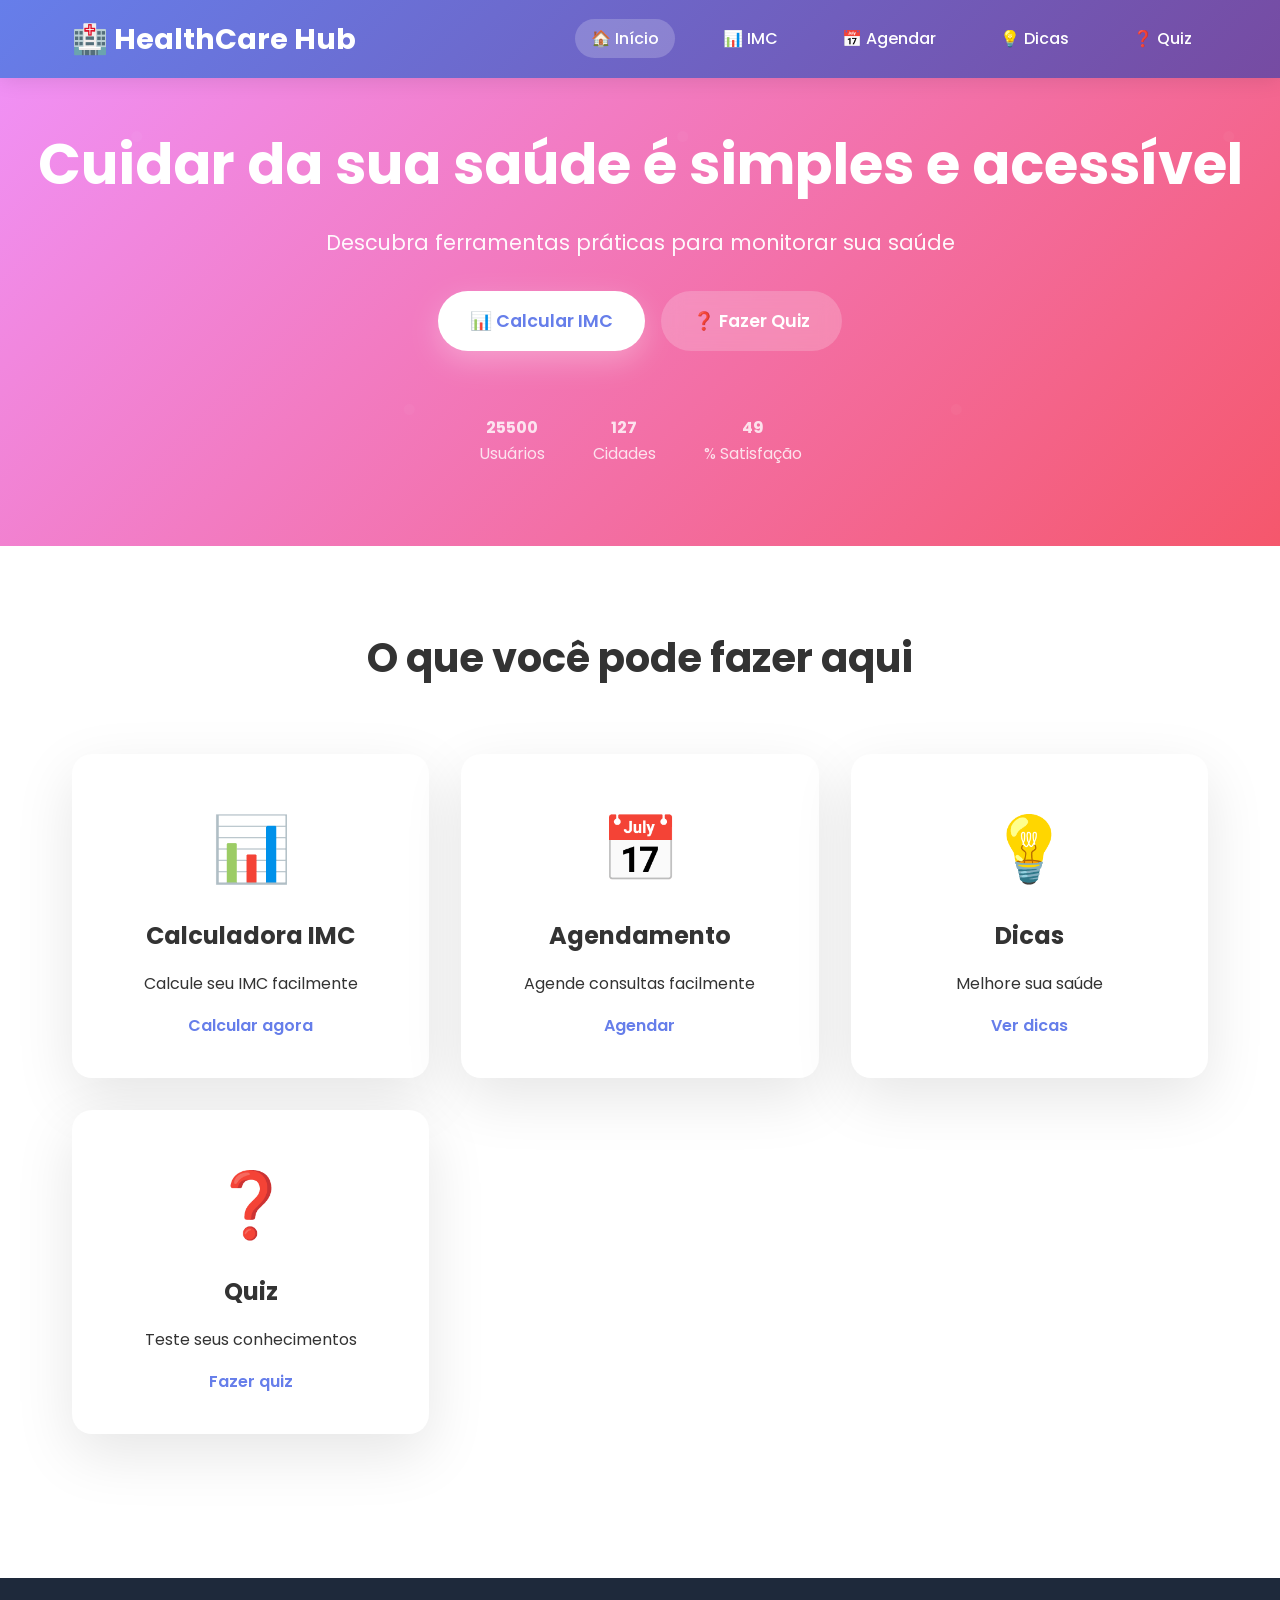
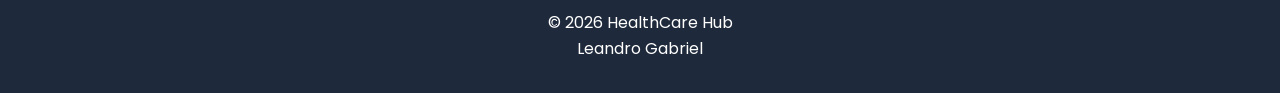
<file: index.html>
<!DOCTYPE html>
<html lang="pt-BR">
<head>
    <meta charset="UTF-8">
    <meta name="viewport" content="width=device-width, initial-scale=1.0">
    <title>HealthCare Hub - Cuidado em Saúde</title>

    <link rel="stylesheet" href="style.css">

    <link href="https://fonts.googleapis.com/css2?family=Poppins:wght@300;400;600;700&display=swap" rel="stylesheet">
</head>
<body>

<header>
    <nav class="navbar">
        <div class="nav-container">

            
            <a href="index.html" class="logo">🏥 HealthCare Hub</a>

            <ul class="nav-menu">
                <li><a href="index.html" class="nav-link active">🏠 Início</a></li>
                <li><a href="calculadora-imc.html" class="nav-link">📊 IMC</a></li>
                <li><a href="agendamento.html" class="nav-link">📅 Agendar</a></li>
                <li><a href="dicas-saude.html" class="nav-link">💡 Dicas</a></li>
                <li><a href="quiz-saude.html" class="nav-link">❓ Quiz</a></li>
            </ul>

            <div class="hamburger">
                <span></span>
                <span></span>
                <span></span>
            </div>

        </div>
    </nav>
</header>

<main>

    <section class="hero">
        <div class="hero-content">
            <h1>Cuidar da sua saúde é simples e acessível</h1>
            <p>Descubra ferramentas práticas para monitorar sua saúde</p>

            <div class="hero-buttons">

                
                <a href="./calculadora-imc.html" class="btn btn-primary">
        📊 Calcular IMC
    </a>

                <a href="./quiz-saude.html" class="btn btn-secondary">
                    ❓ Fazer Quiz
                </a>

            </div>
        </div>

        <div class="hero-stats">
            <div class="stat">
                <span class="stat-number" data-target="50000">0</span>
                <span>Usuários</span>
            </div>

            <div class="stat">
                <span class="stat-number" data-target="250">0</span>
                <span>Cidades</span>
            </div>

            <div class="stat">
                <span class="stat-number" data-target="98">0</span>
                <span>% Satisfação</span>
            </div>
        </div>
    </section>

    <section class="features">
        <h2>O que você pode fazer aqui</h2>

        <div class="features-grid">

            <div class="feature-card">
                <div class="feature-icon">📊</div>
                <h3>Calculadora IMC</h3>
                <p>Calcule seu IMC facilmente</p>
                <a href="./calculadora-imc.html" class="feature-link">Calcular agora</a>
            </div>

            <div class="feature-card">
                <div class="feature-icon">📅</div>
                <h3>Agendamento</h3>
                <p>Agende consultas facilmente</p>
                <a href="./agendamento.html" class="feature-link">Agendar</a>
            </div>

            <div class="feature-card">
                <div class="feature-icon">💡</div>
                <h3>Dicas</h3>
                <p>Melhore sua saúde</p>
                <a href="./dicas-saude.html" class="feature-link">Ver dicas</a>
            </div>

            <div class="feature-card">
                <div class="feature-icon">❓</div>
                <h3>Quiz</h3>
                <p>Teste seus conhecimentos</p>
                <a href="./quiz-saude.html" class="feature-link">Fazer quiz</a>
            </div>

        </div>
    </section>

</main>

<footer>
    <div class="footer-content">
        <p>&copy; 2026 HealthCare Hub</p>
        <p>Leandro Gabriel</p>
    </div>
</footer>

<script src="script.js"></script>

</body>
</html>
</file>
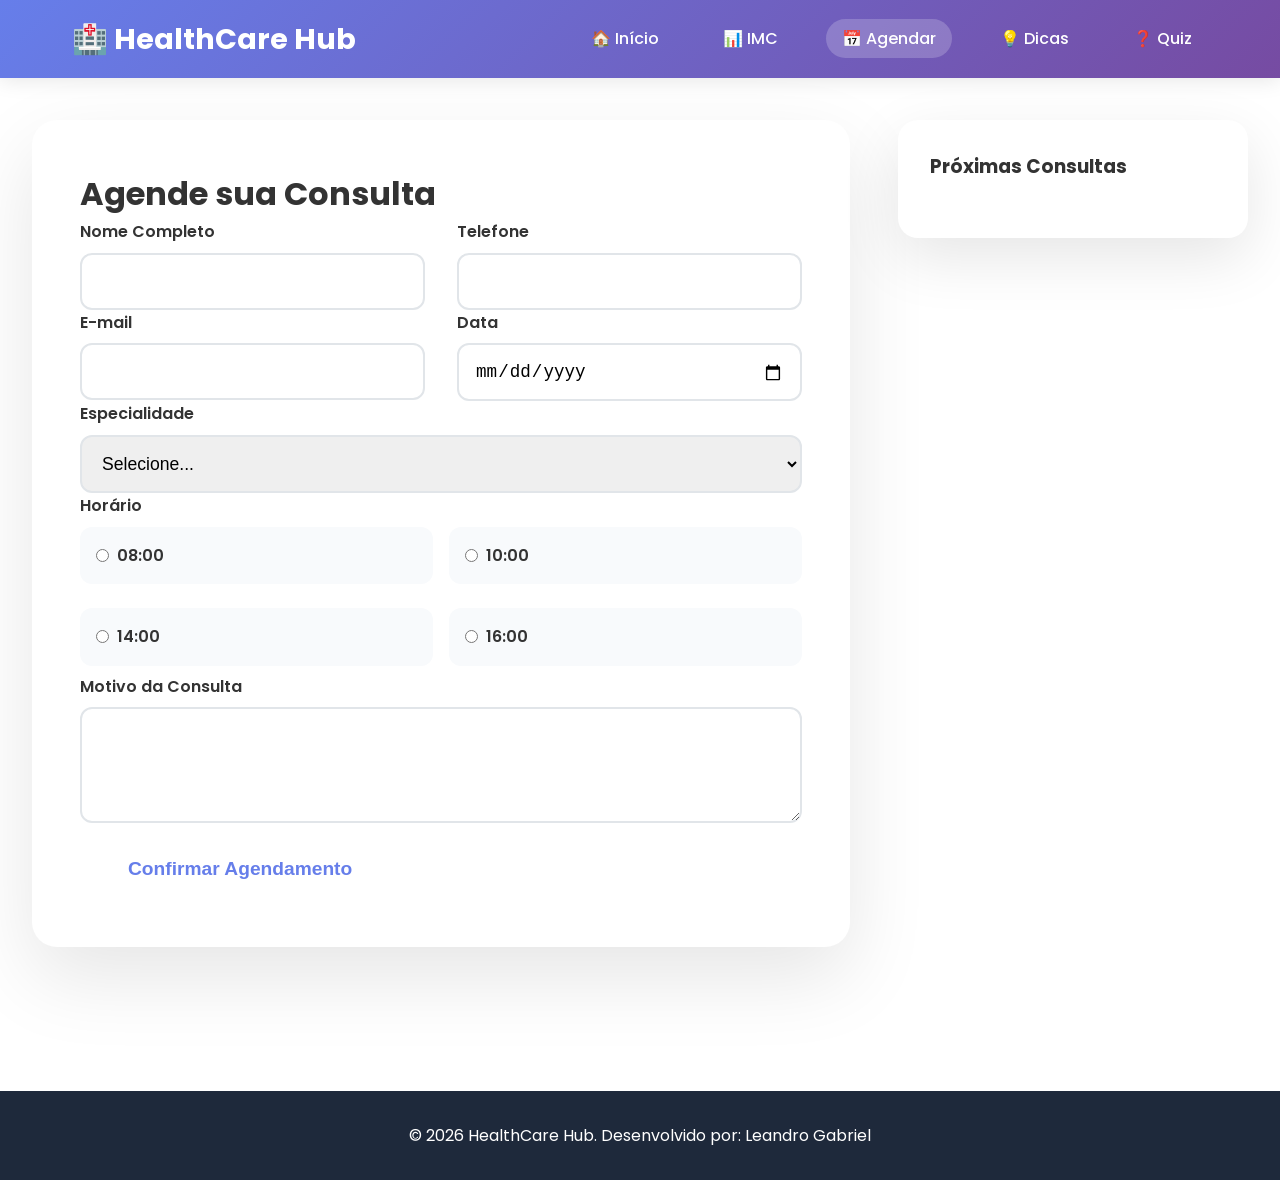
<file: agendamento.html>
<!DOCTYPE html>
<html lang="pt-BR">
<head>
    <meta charset="UTF-8">
    <meta name="viewport" content="width=device-width, initial-scale=1.0">
    <title>Agendamento - HealthCare Hub</title>
    <link rel="stylesheet" href="style.css">
    <link href="https://fonts.googleapis.com/css2?family=Poppins:wght@300;400;600;700&display=swap" rel="stylesheet">
</head>
<body>
    <header>
        <nav class="navbar">
            <div class="nav-container">
                <a href="index.html" class="logo">🏥 HealthCare Hub</a>
                <ul class="nav-menu">
                    <li><a href="index.html" class="nav-link">🏠 Início</a></li>
                    <li><a href="calculadora-imc.html" class="nav-link">📊 IMC</a></li>
                    <li><a href="agendamento.html" class="nav-link active">📅 Agendar</a></li>
                    <li><a href="dicas-saude.html" class="nav-link">💡 Dicas</a></li>
                    <li><a href="quiz-saude.html" class="nav-link">❓ Quiz</a></li>
                </ul>
            </div>
        </nav>
    </header>

    <main class="agendamento-container">
        <div class="agendamento-form">
            <h1>Agende sua Consulta</h1>
            
            <form id="agendamentoForm">
                <div class="form-row">
                    <div class="input-group">
                        <label>Nome Completo</label>
                        <input type="text" id="nome" required>
                    </div>
                    <div class="input-group">
                        <label>Telefone</label>
                        <input type="tel" id="telefone" required>
                    </div>
                </div>
                
                <div class="form-row">
                    <div class="input-group">
                        <label>E-mail</label>
                        <input type="email" id="email" required>
                    </div>
                    <div class="input-group">
                        <label>Data</label>
                        <input type="date" id="data" required>
                    </div>
                </div>

                <div class="input-group">
                    <label>Especialidade</label>
                    <select id="especialidade" required>
                        <option value="">Selecione...</option>
                        <option value="cardiologia">❤️ Cardiologia</option>
                        <option value="dermatologia">✨ Dermatologia</option>
                        <option value="ortopedia">🦴 Ortopedia</option>
                        <option value="pediatria">👶 Pediatria</option>
                        <option value="nutricao">🥗 Nutrição</option>
                    </select>
                </div>

                <div class="input-group">
                    <label>Horário</label>
                    <div class="horarios-grid" id="horarios">
                        <label><input type="radio" name="horario" value="08:00"> 08:00</label>
                        <label><input type="radio" name="horario" value="10:00"> 10:00</label>
                        <label><input type="radio" name="horario" value="14:00"> 14:00</label>
                        <label><input type="radio" name="horario" value="16:00"> 16:00</label>
                    </div>
                </div>

                <div class="input-group">
                    <label>Motivo da Consulta</label>
                    <textarea id="motivo" rows="4" required></textarea>
                </div>

                <button type="submit" class="btn btn-primary btn-large">Confirmar Agendamento</button>
            </form>

            <div id="confirmacao" class="confirmacao hidden">
                <div class="check-icon">✅</div>
                <h2>Agendamento Confirmado!</h2>
                <div id="detalhesAgendamento"></div>
                <button onclick="window.location.href='index.html'" class="btn btn-secondary">Voltar ao Início</button>
            </div>
        </div>

        <div class="proximas-consultas">
            <h3>Próximas Consultas</h3>
            <div id="listaConsultas" class="consultas-lista"></div>
        </div>
    </main>

    <footer>
        <div class="footer-content">
            <p>&copy; 2026 HealthCare Hub. Desenvolvido por: Leandro Gabriel</p>
        </div>
    </footer>

    <script src="script.js"></script>
</body>
</html>
</file>
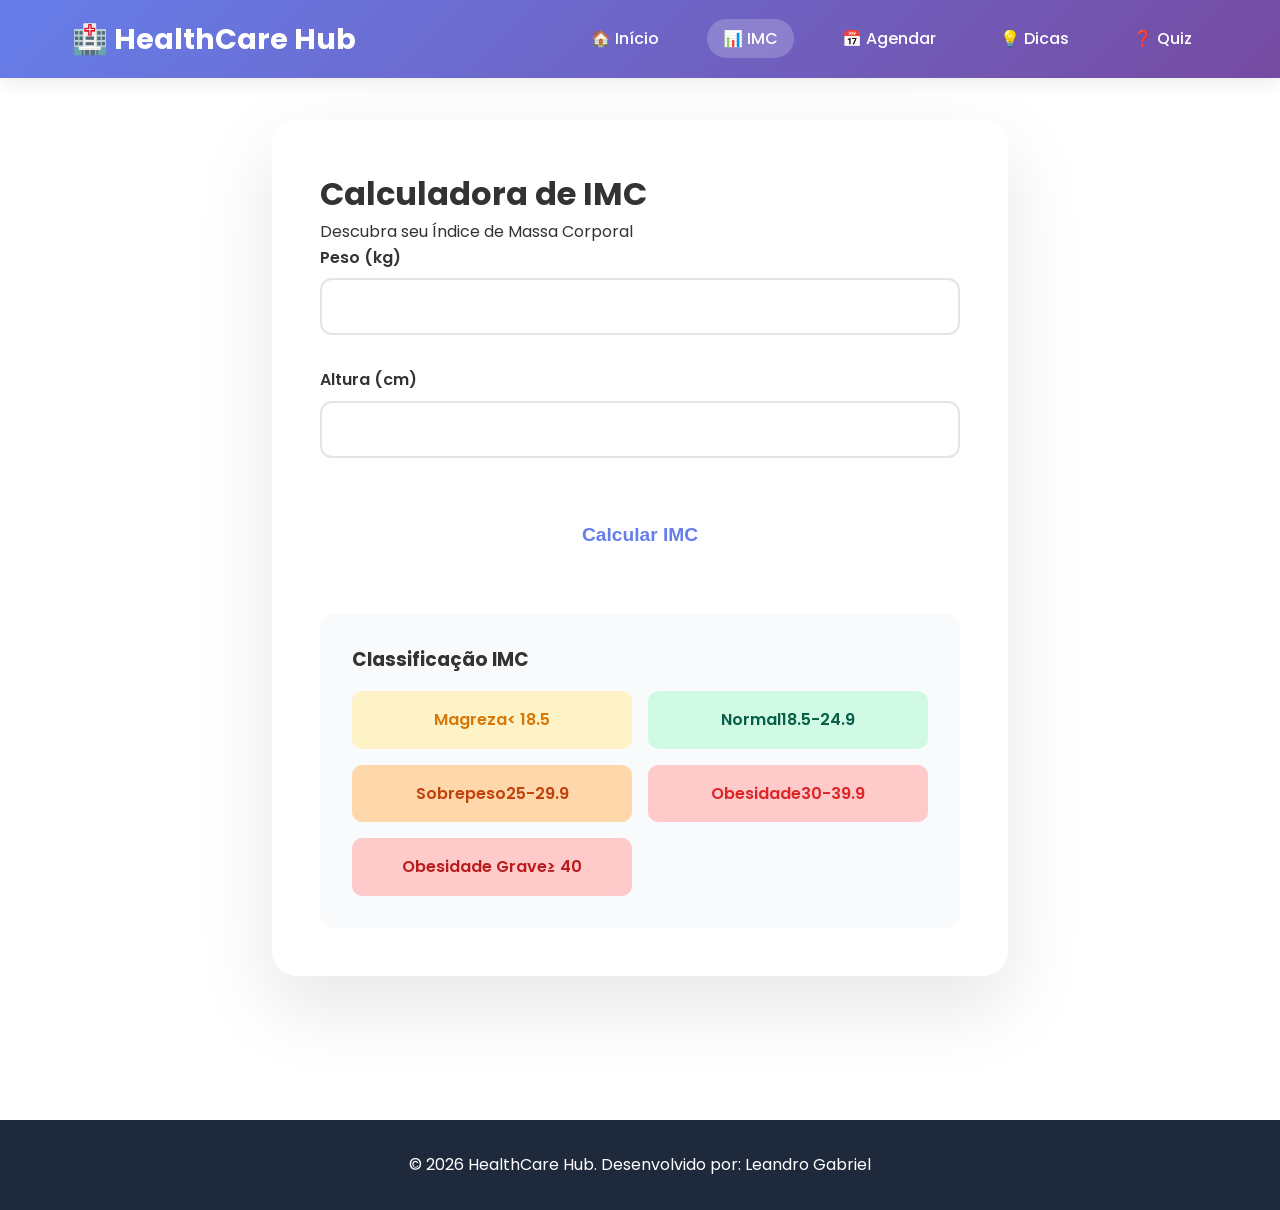
<file: calculadora-imc.html>
<!DOCTYPE html>
<html lang="pt-BR">
<head>
    <meta charset="UTF-8">
    <meta name="viewport" content="width=device-width, initial-scale=1.0">
    <title>Calculadora IMC - HealthCare Hub</title>
    <link rel="stylesheet" href="style.css">
    <link href="https://fonts.googleapis.com/css2?family=Poppins:wght@300;400;600;700&display=swap" rel="stylesheet">
</head>
<body>
    <header>
        <nav class="navbar">
            <div class="nav-container">
                <a href="index.html" class="logo">🏥 HealthCare Hub</a>
                <ul class="nav-menu">
                    <li><a href="index.html" class="nav-link">🏠 Início</a></li>
                    <li><a href="calculadora-imc.html" class="nav-link active">📊 IMC</a></li>
                    <li><a href="agendamento.html" class="nav-link">📅 Agendar</a></li>
                    <li><a href="dicas-saude.html" class="nav-link">💡 Dicas</a></li>
                    <li><a href="quiz-saude.html" class="nav-link">❓ Quiz</a></li>
                </ul>
            </div>
        </nav>
    </header>

    <main class="imc-container">
        <div class="imc-calculator">
            <h1>Calculadora de IMC</h1>
            <p>Descubra seu Índice de Massa Corporal</p>
            
            <form id="imcForm" class="imc-form">
                <div class="input-group">
                    <label>Peso (kg)</label>
                    <input type="number" id="peso" step="0.1" min="20" max="300" required>
                </div>
                <div class="input-group">
                    <label>Altura (cm)</label>
                    <input type="number" id="altura" step="0.1" min="100" max="250" required>
                </div>
                <button type="submit" class="btn btn-primary btn-large">Calcular IMC</button>
            </form>

            <div id="resultadoIMC" class="resultado hidden">
                <div class="resultado-header">
                    <span id="imcValor"></span>
                    <span class="imc-status" id="imcStatus"></span>
                </div>
                <div class="resultado-info">
                    <p id="imcClassificacao"></p>
                    <div class="imc-progress">
                        <div id="imcBarra" class="imc-progress-bar"></div>
                    </div>
                </div>
                <div class="recomendacoes" id="recomendacoes"></div>
            </div>

            <div class="imc-tabela">
                <h3>Classificação IMC</h3>
                <div class="tabela-grid">
                    <div class="tabela-item magreza"><span>Magreza</span><span>&lt; 18.5</span></div>
                    <div class="tabela-item normal"><span>Normal</span><span>18.5-24.9</span></div>
                    <div class="tabela-item sobrepeso"><span>Sobrepeso</span><span>25-29.9</span></div>
                    <div class="tabela-item obesidade"><span>Obesidade</span><span>30-39.9</span></div>
                    <div class="tabela-item obeso"><span>Obesidade Grave</span><span>≥ 40</span></div>
                </div>
            </div>
        </div>
    </main>

    <footer>
        <div class="footer-content">
            <p>&copy; 2026 HealthCare Hub. Desenvolvido por: Leandro Gabriel</p>
        </div>
    </footer>

    <script src="script.js"></script>
</body>
</html>
</file>
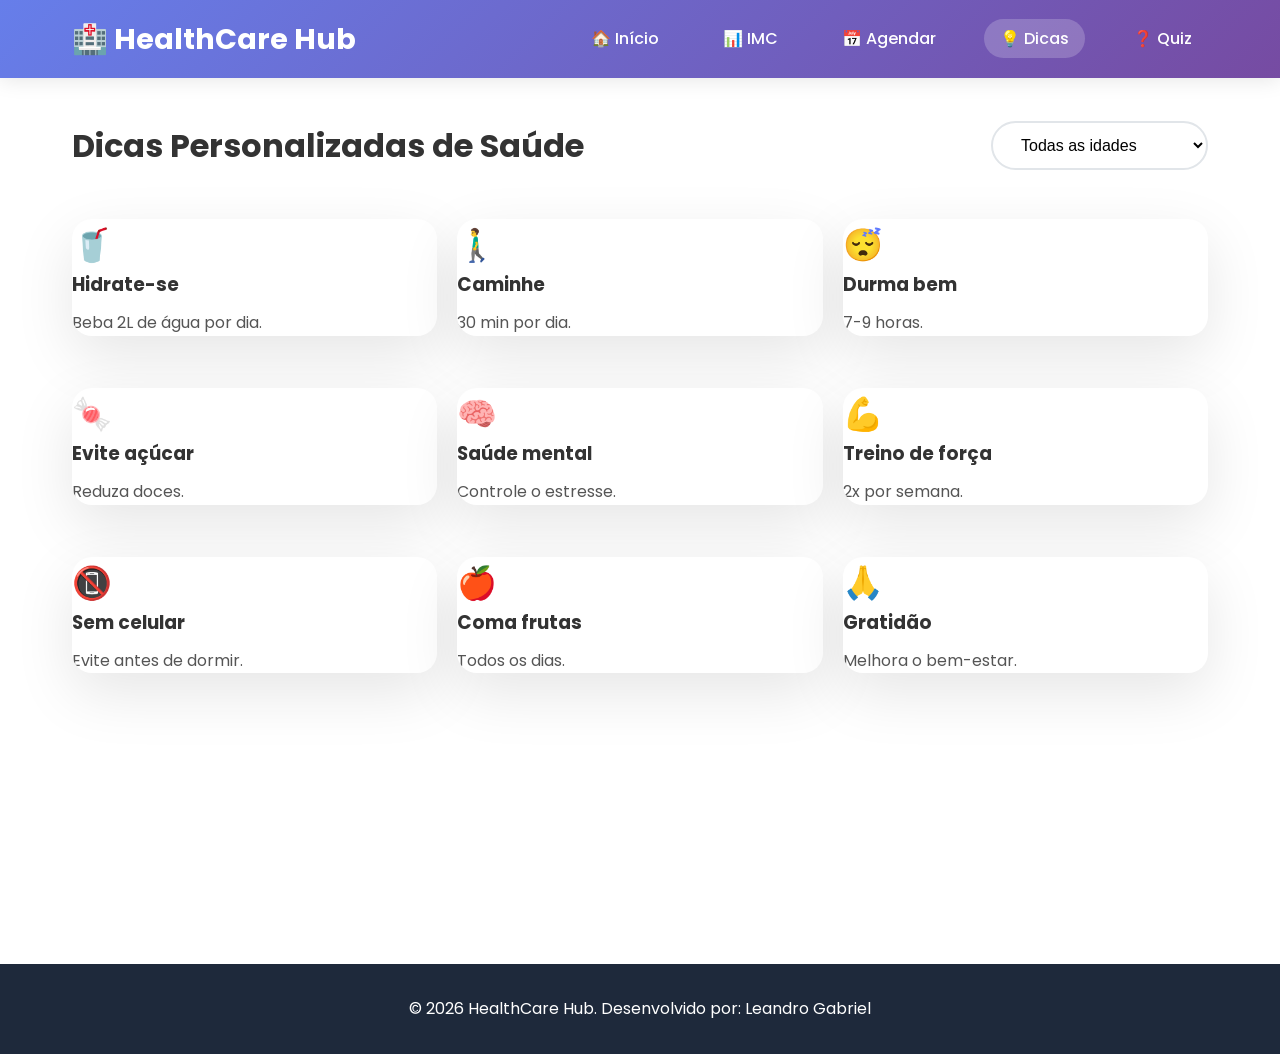
<file: dicas-saude.html>
<!DOCTYPE html>
<html lang="pt-BR">
<head>
    <meta charset="UTF-8">
    <meta name="viewport" content="width=device-width, initial-scale=1.0">
    <title>Dicas de Saúde - HealthCare Hub</title>
    <link rel="stylesheet" href="style.css">
    <link href="https://fonts.googleapis.com/css2?family=Poppins:wght@300;400;600;700&display=swap" rel="stylesheet">
</head>
<body>
    <header>
        <nav class="navbar">
            <div class="nav-container">
                <a href="index.html" class="logo">🏥 HealthCare Hub</a>
                <ul class="nav-menu">
                    <li><a href="index.html" class="nav-link">🏠 Início</a></li>
                    <li><a href="calculadora-imc.html" class="nav-link">📊 IMC</a></li>
                    <li><a href="agendamento.html" class="nav-link">📅 Agendar</a></li>
                    <li><a href="dicas-saude.html" class="nav-link active">💡 Dicas</a></li>
                    <li><a href="quiz-saude.html" class="nav-link">❓ Quiz</a></li>
                </ul>
            </div>
        </nav>
    </header>

    <main class="dicas-container">
        <div class="dicas-header">
            <h1>Dicas Personalizadas de Saúde</h1>
            <div class="filtro-dicas">
                <select id="filtroIdade">
                    <option value="todas">Todas as idades</option>
                    <option value="crianca">Criança (0-12)</option>
                    <option value="adolescente">Adolescente (13-17)</option>
                    <option value="adulto">Adulto (18-59)</option>
                    <option value="idoso">Idoso (60+)</option>
                </select>
            </div>
        </div>

        <div class="dicas-grid" id="dicasGrid">
            <!-- Dicas serão carregadas via JavaScript -->
        </div>
    </main>

    <footer>
        <div class="footer-content">
            <p>&copy; 2026 HealthCare Hub. Desenvolvido por: Leandro Gabriel</p>
        </div>
    </footer>

    <script src="script.js"></script>
</body>
</html>
</file>
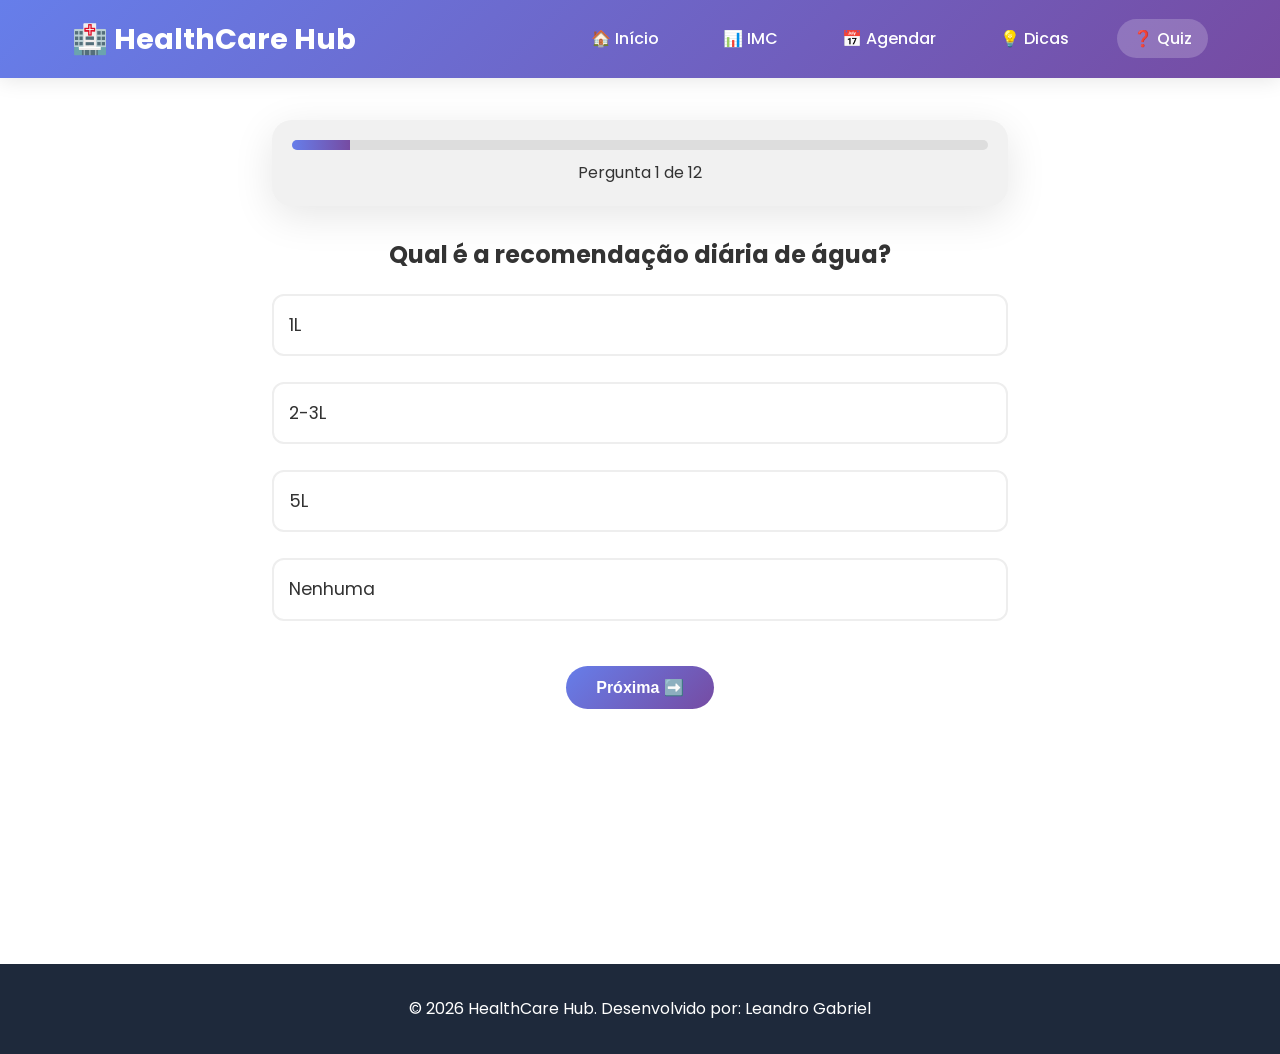
<file: quiz-saude.html>
<!DOCTYPE html>
<html lang="pt-BR">
<head>
    <meta charset="UTF-8">
    <meta name="viewport" content="width=device-width, initial-scale=1.0">
    <title>Quiz de Saúde - HealthCare Hub</title>

    <!-- CSS -->
    <link rel="stylesheet" href="style.css">

    <!-- Fonte -->
    <link href="https://fonts.googleapis.com/css2?family=Poppins:wght@300;400;600;700&display=swap" rel="stylesheet">
</head>
<body>

<!-- ================= NAVBAR ================= -->
<header>
    <nav class="navbar">
        <div class="nav-container">
            <a href="index.html" class="logo">🏥 HealthCare Hub</a>

            <ul class="nav-menu">
                <li><a href="index.html" class="nav-link">🏠 Início</a></li>
                <li><a href="calculadora-imc.html" class="nav-link">📊 IMC</a></li>
                <li><a href="agendamento.html" class="nav-link">📅 Agendar</a></li>
                <li><a href="dicas-saude.html" class="nav-link">💡 Dicas</a></li>
                <li><a href="quiz-saude.html" class="nav-link active">❓ Quiz</a></li>
            </ul>
        </div>
    </nav>
</header>

<!-- ================= QUIZ ================= -->
<main class="quiz-container">

    <!-- PROGRESSO -->
    <div class="quiz-progress">
        <div class="progress-bar">
            <div class="progress-fill" id="progressFill"></div>
        </div>
        <span id="progressText">Pergunta 1</span>
    </div>

    <!-- QUIZ -->
    <div id="quizContent">

        <div class="quiz-pergunta">
            <h2 id="perguntaTexto">Carregando...</h2>
        </div>

        <div class="quiz-opcoes" id="opcoesContainer">
            
        </div>

        <div style="margin-top: 20px; text-align: center;">
            <button id="btnProxima" class="btn btn-primary">
                Próxima ➡️
            </button>
        </div>

    </div>

    <!-- RESULTADO -->
    <div id="quizFinal" class="hidden">
        <h2 id="resultadoFinal"></h2>
        <p id="pontuacaoTexto"></p>

        <div id="acertosLista"></div>

        <div style="margin-top:20px;">
            <button onclick="reiniciarQuiz()" class="btn btn-primary">
                Refazer Quiz
            </button>

            <button onclick="window.location.href='index.html'" class="btn btn-secondary">
                Voltar ao Início
            </button>
        </div>
    </div>

</main>

<!-- ================= FOOTER ================= -->
<footer>
    <div class="footer-content">
        <p>&copy; 2026 HealthCare Hub. Desenvolvido por: Leandro Gabriel</p>
    </div>
</footer>

<!-- JS -->
<script src="script.js"></script>

</body>
</html>
</file>
<file: style.css>
/* ========================================
   RESET E BASE
   ======================================== */
* {
    margin: 0;
    padding: 0;
    box-sizing: border-box;
}

body {
    font-family: 'Poppins', sans-serif;
    line-height: 1.6;
    color: #333;
    overflow-x: hidden;
}

.hidden {
    display: none !important;
}

/* ========================================
   NAVEGAÇÃO
   ======================================== */
.navbar {
    background: linear-gradient(135deg, #667eea 0%, #764ba2 100%);
    padding: 1rem 0;
    position: fixed;
    top: 0;
    width: 100%;
    z-index: 1000;
    box-shadow: 0 2px 20px rgba(0,0,0,0.1);
}

.nav-container {
    max-width: 1200px;
    margin: 0 auto;
    padding: 0 2rem;
    display: flex;
    justify-content: space-between;
    align-items: center;
}

.logo {
    color: white;
    font-size: 1.8rem;
    font-weight: 700;
    text-decoration: none;
}

.nav-menu {
    display: flex;
    list-style: none;
    gap: 2rem;
}

.nav-link {
    color: white;
    text-decoration: none;
    font-weight: 500;
    padding: 0.5rem 1rem;
    border-radius: 25px;
    transition: all 0.3s ease;
}

.nav-link:hover,
.nav-link.active {
    background: rgba(255,255,255,0.2);
    transform: translateY(-2px);
}

.hamburger {
    display: none;
    flex-direction: column;
    cursor: pointer;
}

.hamburger span {
    width: 25px;
    height: 3px;
    background: white;
    margin: 3px 0;
    transition: 0.3s;
}

/* ========================================
   BOTÕES GLOBAIS
   ======================================== */
.btn {
    padding: 1rem 2rem;
    border: none;
    border-radius: 50px;
    font-size: 1.1rem;
    font-weight: 600;
    text-decoration: none;
    cursor: pointer;
    transition: all 0.3s ease;
    display: inline-block;
}

.btn-primary {
    background: white;
    color: #667eea;
    box-shadow: 0 10px 30px rgba(255,255,255,0.3);
}

.btn-primary:hover {
    transform: translateY(-3px);
    box-shadow: 0 15px 40px rgba(255,255,255,0.4);
}

.btn-secondary {
    background: rgba(255,255,255,0.2);
    color: white;
    backdrop-filter: blur(10px);
}

.btn-secondary:hover {
    background: rgba(255,255,255,0.3);
}

.btn-large {
    padding: 1.2rem 3rem;
    font-size: 1.2rem;
}

button {
    margin-top: 15px;
    padding: 10px 20px;
    border-radius: 20px;
    border: none;
    cursor: pointer;
    background: #667eea;
    color: white;
    transition: 0.3s;
}

button:hover {
    opacity: 0.9;
}

#btnProxima {
    background: linear-gradient(135deg, #667eea, #764ba2);
    color: white;
    padding: 12px 30px;
    border: none;
    border-radius: 30px;
    font-size: 16px;
    cursor: pointer;
    transition: 0.3s;
}

#btnProxima:hover {
    transform: scale(1.05);
    opacity: 0.9;
}

/* ========================================
   HERO SECTION
   ======================================== */
.hero {
    background: linear-gradient(135deg, #f093fb 0%, #f5576c 100%);
    padding: 120px 2rem 80px;
    text-align: center;
    color: white;
    position: relative;
    overflow: hidden;
}

.hero::before {
    content: '';
    position: absolute;
    top: 0;
    left: 0;
    right: 0;
    bottom: 0;
    background: url('data:image/svg+xml,<svg xmlns="http://www.w3.org/2000/svg" viewBox="0 0 100 100"><defs><pattern id="grain" width="100" height="100" patternUnits="userSpaceOnUse"><circle cx="25" cy="25" r="1" fill="white" opacity="0.1"/><circle cx="75" cy="75" r="1" fill="white" opacity="0.1"/><circle cx="50" cy="10" r="0.5" fill="white" opacity="0.05"/></pattern></defs><rect width="100" height="100" fill="url(%23grain)"/></svg>');
    opacity: 0.3;
}

.hero-content h1 {
    font-size: 3.5rem;
    margin-bottom: 1rem;
    font-weight: 700;
}

.hero-content p {
    font-size: 1.3rem;
    margin-bottom: 2rem;
    opacity: 0.95;
}

.hero-buttons {
    display: flex;
    gap: 1rem;
    justify-content: center;
    flex-wrap: wrap;
    position: relative;
    z-index: 10;
}

.hero-buttons a {
    pointer-events: auto;
    position: relative;
    z-index: 10;
}

.hero-stats {
    display: flex;
    justify-content: center;
    gap: 3rem;
    margin-top: 4rem;
    flex-wrap: wrap;
}

.stat {
    text-align: center;
}

.stat-number {
    display: block;
    font-size: 3rem;
    font-weight: 700;
    color: #fff;
}

.stat span {
    font-size: 1rem;
    opacity: 0.8;
}

/* ========================================
   FEATURES SECTION
   ======================================== */
.features {
    padding: 80px 2rem;
    max-width: 1200px;
    margin: 0 auto;
}

.features h2 {
    text-align: center;
    font-size: 2.5rem;
    margin-bottom: 4rem;
    color: #333;
}

.features-grid {
    display: grid;
    grid-template-columns: repeat(auto-fit, minmax(280px, 1fr));
    gap: 2rem;
}

.feature-card {
    background: white;
    padding: 2.5rem 2rem;
    border-radius: 20px;
    text-align: center;
    box-shadow: 0 20px 60px rgba(0,0,0,0.1);
    transition: all 0.4s ease;
    border-top: 4px solid transparent;
}

.feature-card:hover {
    transform: translateY(-10px);
    box-shadow: 0 30px 80px rgba(0,0,0,0.15);
}

.feature-icon {
    font-size: 4rem;
    margin-bottom: 1rem;
}

.feature-card h3 {
    font-size: 1.5rem;
    margin-bottom: 1rem;
    color: #333;
}

.feature-link {
    color: #667eea;
    text-decoration: none;
    font-weight: 600;
    margin-top: 1rem;
    display: inline-block;
}

/* ========================================
   CONTAINERES GLOBAIS
   ======================================== */
.imc-container,
.agendamento-container,
.dicas-container,
.quiz-container {
    min-height: 100vh;
    padding: 120px 2rem 80px;
    max-width: 1200px;
    margin: 0 auto;
}

.agendamento-container {
    display: grid;
    grid-template-columns: 1fr 350px;
    gap: 3rem;
    max-width: 1400px;
}

.imc-container {
    max-width: 800px;
}

.quiz-container {
    max-width: 800px;
}

.dicas-container {
    max-width: 1200px;
}

/* ========================================
   CALCULADORA IMC
   ======================================== */
.imc-calculator {
    background: white;
    padding: 3rem;
    border-radius: 25px;
    box-shadow: 0 30px 80px rgba(0,0,0,0.1);
}

.imc-form {
    display: grid;
    gap: 2rem;
    margin-bottom: 3rem;
}

.input-group {
    display: flex;
    flex-direction: column;
}

.input-group label {
    font-weight: 600;
    margin-bottom: 0.5rem;
    color: #333;
}

.input-group input,
.input-group select,
.input-group textarea {
    padding: 1rem;
    border: 2px solid #e1e5e9;
    border-radius: 12px;
    font-size: 1.1rem;
    transition: border-color 0.3s ease;
}

.input-group input:focus,
.input-group select:focus,
.input-group textarea:focus {
    outline: none;
    border-color: #667eea;
}

.form-row {
    display: grid;
    grid-template-columns: 1fr 1fr;
    gap: 2rem;
}

.resultado {
    background: linear-gradient(135deg, #667eea 0%, #764ba2 100%);
    color: white;
    padding: 2.5rem;
    border-radius: 20px;
    text-align: center;
    margin-bottom: 3rem;
}

.resultado-header {
    display: flex;
    justify-content: space-between;
    align-items: center;
    margin-bottom: 1.5rem;
}

#imcValor {
    font-size: 3.5rem;
    font-weight: 700;
}

.imc-status {
    padding: 0.5rem 1.5rem;
    border-radius: 25px;
    font-weight: 600;
}

.imc-progress {
    background: rgba(255,255,255,0.2);
    height: 12px;
    border-radius: 6px;
    margin: 2rem 0;
    overflow: hidden;
}

.imc-progress-bar {
    height: 100%;
    background: #4ade80;
    width: 0%;
    transition: width 1s ease;
}

.recomendacoes {
    background: rgba(255,255,255,0.1);
    padding: 1.5rem;
    border-radius: 12px;
    backdrop-filter: blur(10px);
}

.imc-tabela {
    background: #f8fafc;
    padding: 2rem;
    border-radius: 15px;
}

.tabela-grid {
    display: grid;
    grid-template-columns: repeat(auto-fit, minmax(200px, 1fr));
    gap: 1rem;
    margin-top: 1rem;
}

.tabela-item {
    padding: 1rem;
    border-radius: 10px;
    text-align: center;
    font-weight: 600;
}

.tabela-item.magreza {
    background: #fef3c7;
    color: #d97706;
}

.tabela-item.normal {
    background: #d1fae5;
    color: #065f46;
}

.tabela-item.sobrepeso {
    background: #fed7aa;
    color: #c2410c;
}

.tabela-item.obesidade {
    background: #fecaca;
    color: #dc2626;
}

.tabela-item.obeso {
    background: #fecaca;
    color: #b91c1c;
}

/* ========================================
   AGENDAMENTO
   ======================================== */
.agendamento-form {
    background: white;
    padding: 3rem;
    border-radius: 25px;
    box-shadow: 0 30px 80px rgba(0,0,0,0.1);
}

.horarios-grid {
    display: grid;
    grid-template-columns: repeat(2, 1fr);
    gap: 1rem;
}

.horarios-grid label {
    display: flex;
    align-items: center;
    gap: 0.5rem;
    padding: 1rem;
    background: #f8fafc;
    border-radius: 12px;
    cursor: pointer;
    transition: all 0.3s ease;
}

.horarios-grid input[type="radio"]:checked + label {
    background: #667eea;
    color: white;
}

.confirmacao {
    text-align: center;
    padding: 3rem;
    background: linear-gradient(135deg, #10b981 0%, #059669 100%);
    color: white;
    border-radius: 25px;
}

.check-icon {
    font-size: 6rem;
    margin-bottom: 1rem;
}

.proximas-consultas {
    background: white;
    padding: 2rem;
    border-radius: 20px;
    box-shadow: 0 20px 60px rgba(0,0,0,0.1);
    height: fit-content;
}

.consultas-lista {
    margin-top: 1.5rem;
}

.consulta-item {
    padding: 1.5rem;
    background: #f8fafc;
    border-radius: 12px;
    margin-bottom: 1rem;
    border-left: 4px solid #667eea;
}

/* ========================================
   DICAS
   ======================================== */
.dicas-header {
    display: flex;
    justify-content: space-between;
    align-items: center;
    margin-bottom: 3rem;
    flex-wrap: wrap;
    gap: 1rem;
}

.filtro-dicas select {
    padding: 0.8rem 1.5rem;
    border: 2px solid #e1e5e9;
    border-radius: 25px;
    font-size: 1rem;
    background: white;
}

.dicas-header h1 {
    font-size: 2rem;
}

#dicasGrid {
    display: grid;
    grid-template-columns: repeat(auto-fit, minmax(300px, 1fr));
    gap: 20px;
}

.dica-card {
    background: white;
    border-radius: 20px;
    overflow: hidden;
    box-shadow: 0 20px 60px rgba(0,0,0,0.1);
    transition: all 0.4s ease;
    margin-bottom: 2rem;
}

.dica-card:hover {
    transform: translateY(-5px);
    box-shadow: 0 30px 80px rgba(0,0,0,0.15);
}

.dica-imagem {
    height: 200px;
    background: linear-gradient(45deg, #667eea, #764ba2);
    display: flex;
    align-items: center;
    justify-content: center;
    font-size: 4rem;
    color: white;
}

.dica-conteudo {
    padding: 2rem;
}

.dica-categoria {
    display: inline-block;
    padding: 0.3rem 1rem;
    background: #667eea;
    color: white;
    border-radius: 20px;
    font-size: 0.8rem;
    font-weight: 600;
    margin-bottom: 1rem;
}

.dicas-grid {
    display: grid;
    grid-template-columns: repeat(auto-fit, minmax(350px, 1fr));
    gap: 2rem;
}

.dica-card h3 {
    margin-bottom: 10px;
}

.dica-card p {
    color: #555;
}

/* ========================================
   QUIZ
   ======================================== */
.quiz-progress {
    background: white;
    padding: 1.5rem;
    border-radius: 20px;
    box-shadow: 0 10px 40px rgba(0,0,0,0.1);
    margin-bottom: 2rem;
    text-align: center;
}

.progress-bar {
    width: 100%;
    height: 10px;
    background: #e1e5e9;
    border-radius: 5px;
    overflow: hidden;
    margin-bottom: 1rem;
}

.progress-fill {
    height: 100%;
    background: linear-gradient(90deg, #667eea, #764ba2);
    width: 0%;
    transition: width 0.5s ease;
}

.quiz-progress {
    background: #f1f1f1;
    padding: 20px;
    border-radius: 20px;
    margin-bottom: 30px;
    text-align: center;
}

.progress-bar {
    width: 100%;
    height: 10px;
    background: #ddd;
    border-radius: 10px;
    overflow: hidden;
    margin-bottom: 10px;
}

.progress-fill {
    height: 100%;
    width: 0%;
    background: linear-gradient(90deg, #667eea, #764ba2);
    transition: width 0.3s ease;
}

#perguntaTexto {
    font-size: 1.5rem;
    margin-bottom: 20px;
}

.quiz-pergunta h2 {
    font-size: 1.8rem;
    margin-bottom: 2rem;
    text-align: center;
    color: #333;
}

.quiz-opcoes {
    display: flex;
    flex-direction: column;
    gap: 1rem;
}

.opcao {
    padding: 1.5rem 2rem;
    background: white;
    border: 2px solid #e1e5e9;
    border-radius: 15px;
    cursor: pointer;
    transition: all 0.3s ease;
    font-size: 1.1rem;
}

.opcao:hover {
    border-color: #667eea;
    transform: translateX(5px);
}

.opcao.selecionada {
    background: #667eea;
    color: white;
    border-color: #667eea;
}

.opcao {
    background: #fff;
    padding: 15px;
    margin-bottom: 10px;
    border-radius: 12px;
    cursor: pointer;
    border: 2px solid #eee;
    transition: 0.2s;
}

.opcao:hover {
    background: #f9f9ff;
    border-color: #667eea;
}

.quiz-final {
    text-align: center;
    background: white;
    padding: 4rem 2rem;
    border-radius: 25px;
    box-shadow: 0 30px 80px rgba(0,0,0,0.1);
}

.trofeu {
    font-size: 8rem;
    margin-bottom: 2rem;
}

.trofeu.excelente {
    color: #f59e0b;
}

.trofeu.bom {
    color: #10b981;
}

.trofeu.medio {
    color: #f97316;
}

.trofeu.ruim {
    color: #ef4444;
}

.acertos-lista {
    background: #f8fafc;
    border-radius: 12px;
    padding: 1.5rem;
    margin: 2rem 0;
    text-align: left;
}

#acertosLista {
    text-align: left;
    margin-top: 20px;
}

#acertosLista p {
    background: #f9f9f9;
    padding: 10px;
    border-radius: 10px;
    margin-bottom: 10px;
}

#quizFinal {
    text-align: center;
    padding: 20px;
}

#resultadoFinal {
    font-size: 2rem;
    margin-bottom: 10px;
}

#pontuacaoTexto {
    font-size: 1.2rem;
    margin-bottom: 20px;
}

/* ========================================
   FOOTER
   ======================================== */
footer {
    background: #1e293b;
    color: white;
    text-align: center;
    padding: 2rem;
    margin-top: 4rem;
}

/* ========================================
   RESPONSIVO
   ======================================== */
@media (max-width: 768px) {
    .hamburger {
        display: flex;
    }
    
    .nav-menu {
        position: fixed;
        left: -100%;
        top: 70px;
        flex-direction: column;
        background-color: #667eea;
        width: 100%;
        text-align: center;
        transition: 0.3s;
        padding: 2rem 0;
    }
    
    .nav-menu.active {
        left: 0;
    }
    
    .hero-content h1 {
        font-size: 2.5rem;
    }
    
    .hero-buttons {
        flex-direction: column;
        align-items: center;
    }
    
    .hero-stats {
        gap: 2rem;
    }
    
    .stat-number {
        font-size: 2.5rem;
    }
    
    .features-grid {
        grid-template-columns: 1fr;
    }
    
    .form-row {
        grid-template-columns: 1fr;
    }
    
    .agendamento-container {
        grid-template-columns: 1fr;
        gap: 2rem;
    }
    
    .dicas-grid {
        grid-template-columns: 1fr;
    }
    
    .horarios-grid {
        grid-template-columns: 1fr;
    }
    
    .tabela-grid {
        grid-template-columns: 1fr;
    }
    
    .dicas-header {
        flex-direction: column;
        gap: 15px;
        align-items: flex-start;
    }
}

@media (max-width: 480px) {
    .hero-content h1 {
        font-size: 2rem;
    }
    
    .imc-calculator,
    .agendamento-form {
        padding: 2rem 1.5rem;
    }
    
    .btn-large {
        width: 100%;
    }
    
    .quiz-container {
        max-width: 700px;
        margin: 60px auto;
        padding: 20px;
    }
    
    .dicas-container {
        max-width: 1200px;
        margin: 60px auto;
        padding: 20px;
    }
}
</file>
